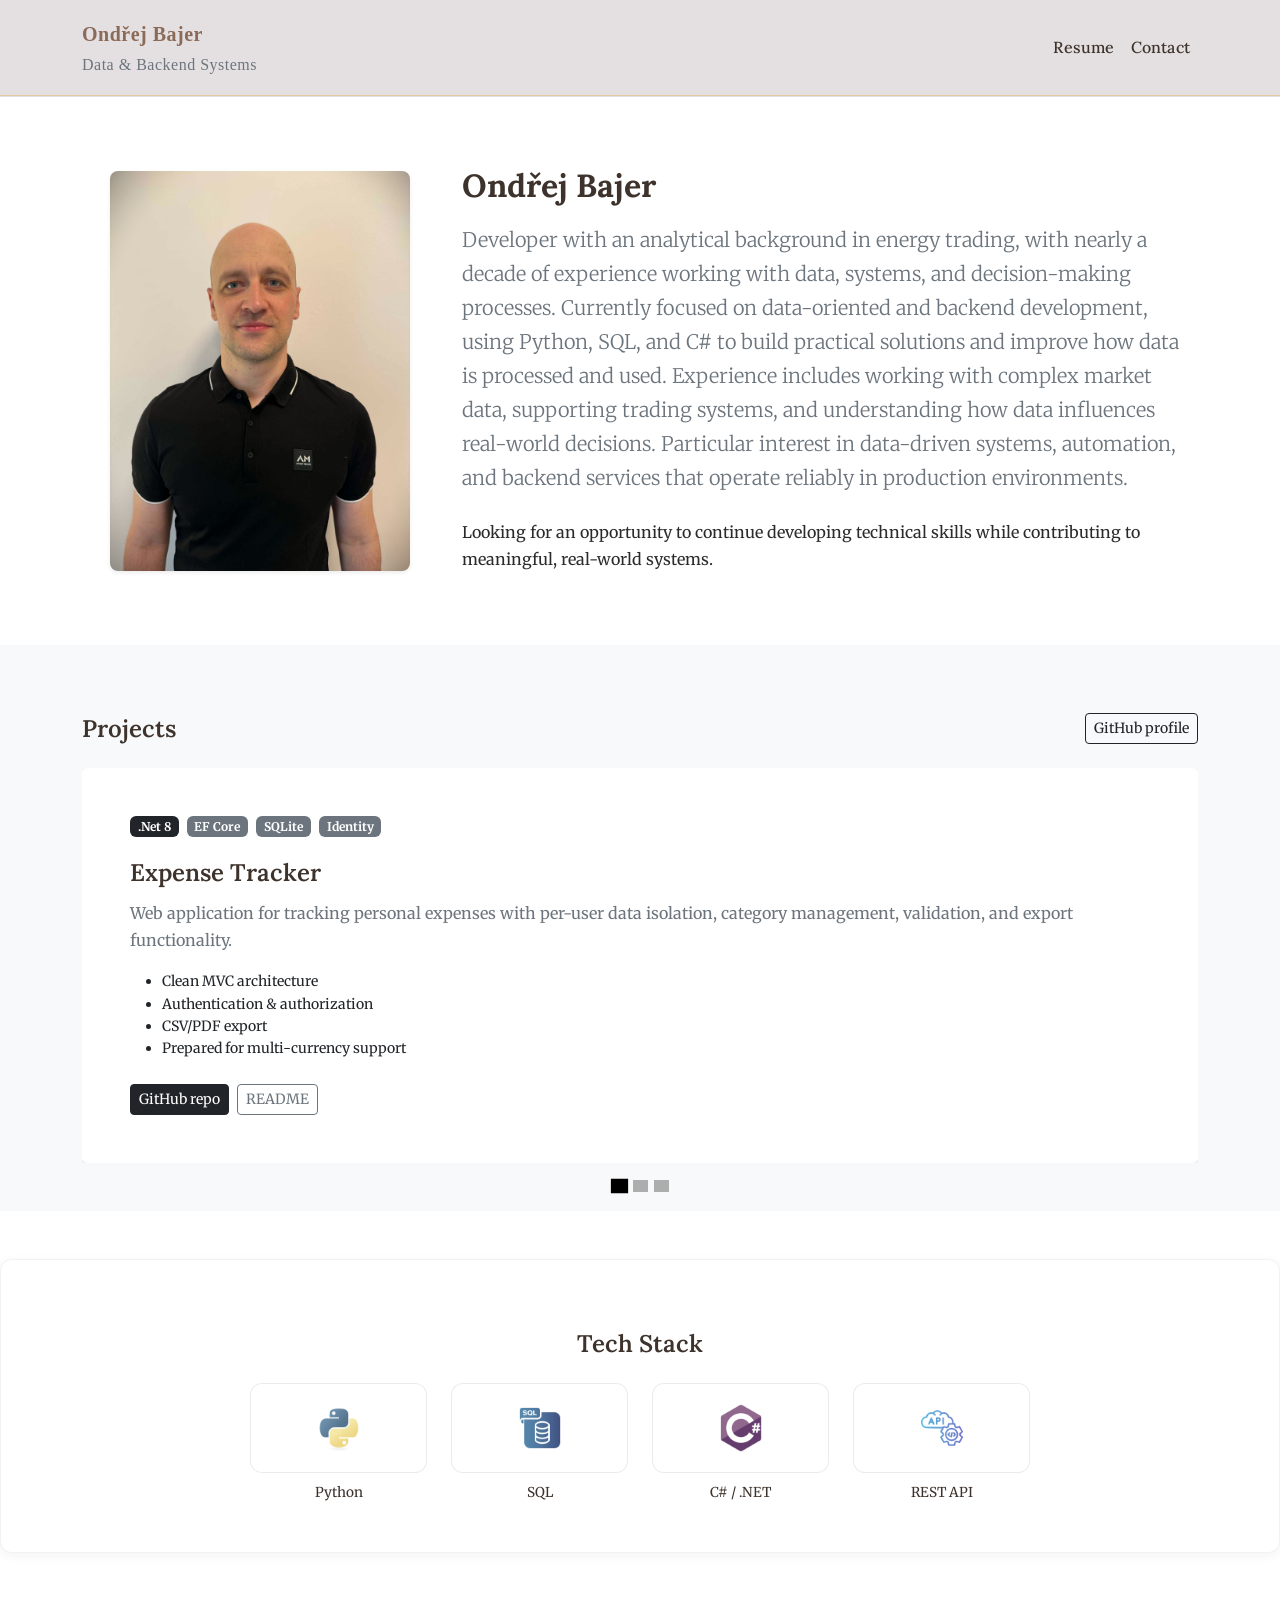
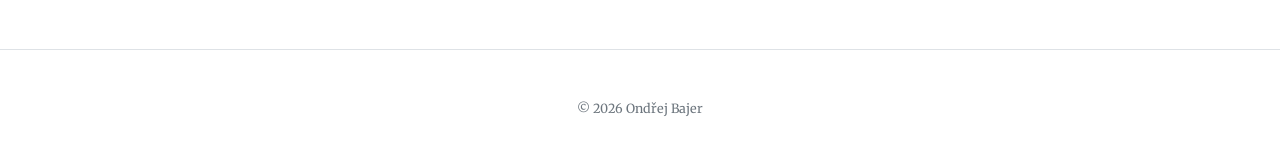
<file: index.html>
<!DOCTYPE html>
<html lang="en">

<head>
    <meta charset="UTF-8" />
    <meta name="viewport" content="width=device-width, initial-scale=1.0" />
    <title>Ondřej Bajer</title>

    <!-- Fonts (2× serif) -->
    <link href="https://fonts.googleapis.com/css2?family=Merriweather:wght@400;500&family=Lora:wght@600&display=swap"
        rel="stylesheet">

    <!-- Bootstrap -->
    <link rel="stylesheet" href="bootstrap/bootstrap-5.3.8-dist/css/bootstrap.min.css" />

    <!-- Your CSS -->
    <link rel="stylesheet" href="styles/styles.css" />
</head>

<body class="bg-body">

    <!-- NAVBAR -->
    <header class="bg-body border-bottom">
        <nav class="navbar navbar-expand-lg bg-body-tertiary">
            <div class="container-lg page">
                <a class="navbar-brand fw-semibold" href="index.html">
                    Ondřej Bajer
                    <span class="d-block text-secondary fw-normal fs-6">
                        Data & Backend Systems
                    </span>
                </a>

                <button class="navbar-toggler" type="button" data-bs-toggle="collapse"
                    data-bs-target="#navbarSupportedContent" aria-controls="navbarSupportedContent"
                    aria-expanded="false" aria-label="Toggle navigation">
                    <span class="navbar-toggler-icon"></span>
                </button>

                <div class="collapse navbar-collapse" id="navbarSupportedContent">
                    <ul class="navbar-nav ms-auto mb-2 mb-lg-0">
                        <li class="nav-item"><a class="nav-link" href="resume.html">Resume</a></li>
                        <li class="nav-item"><a class="nav-link" href="contact.html">Contact</a></li>
                    </ul>
                </div>
            </div>
        </nav>
    </header>

    <!-- MAIN -->
    <main class="page">

        <!-- ABOUT -->
        <section class="py-5">
            <div class="container">
                <div class="row align-items-center g-4">

                    <!-- Profile picture -->
                    <div class="col-12 col-md-4 text-center">
                        <img src="pictures/Ondrej_foto.png" alt="Ondřej Bajer"
                            class="img-fluid shadow-sm rounded-3 profile-photo mx-auto d-block" loading="lazy"
                            decoding="async">
                    </div>

                    <!-- About summary -->
                    <div class="col-12 col-md-8 text-center text-md-start">
                        <h1 class="fw-bold mb-3">Ondřej Bajer</h1>
                        <p class="lead text-secondary mb-4">
                            Developer with an analytical background in energy trading, with nearly a decade of experience working with data, systems, and decision-making processes.

                            Currently focused on data-oriented and backend development, using Python, SQL, and C# to build practical solutions and improve how data is processed and used.

                            Experience includes working with complex market data, supporting trading systems, and understanding how data influences real-world decisions.

                            Particular interest in data-driven systems, automation, and backend services that operate reliably in production environments.

                        </p>
                        <p class="mb-4">
                            Looking for an opportunity to continue developing technical skills while contributing to meaningful, real-world systems.
                        </p>
                    </div>
                </div>
            </div>
        </section>

        <!-- Section with projects -->
        <section class="py-5 bg-light">
            <div class="container">
                <div class="d-flex justify-content-between align-items-end mb-4">
                    <h2 class="fw-semibold mb-0">Projects</h2>
                    <a class="btn btn-sm btn-outline-dark" href="https://github.com/ondrej-bajer" target="_blank"
                        rel="noopener">
                        GitHub profile
                    </a>
                </div>

                <div id="projectsCarousel" class="carousel slide" data-bs-ride="carousel">
                    <div class="carousel-indicators">
                        <button type="button" data-bs-target="#projectsCarousel" data-bs-slide-to="0" class="active"
                            aria-current="true">
                        </button>

                        <button type="button" data-bs-target="#projectsCarousel" data-bs-slide-to="1">
                        </button>

                        <button type="button" data-bs-target="#projectsCarousel" data-bs-slide-to="2">
                        </button>
                    </div>

                    <div class="carousel-inner">

                        <!-- Project 1 -->
                        <div class="carousel-item active">
                            <div class="card shadow-sm border-0">
                                <div class="card-body p-4 p-md-5">

                                    <div class="d-flex flex-wrap gap-2 mb-3">
                                        <span class="badge text-bg-dark">.Net 8</span>
                                        <span class="badge text-bg-secondary">EF Core</span>
                                        <span class="badge text-bg-secondary">SQLite</span>
                                        <span class="badge text-bg-secondary">Identity</span>
                                    </div>

                                    <h4 class="fw-semibold">Expense Tracker</h4>

                                    <p class="text-secondary">
                                        Web application for tracking personal expenses with per-user data isolation,
                                        category management, validation, and export functionality.
                                    </p>

                                    <ul class="small mb-4">
                                        <li>Clean MVC architecture</li>
                                        <li>Authentication & authorization</li>
                                        <li>CSV/PDF export</li>
                                        <li>Prepared for multi-currency support</li>
                                    </ul>

                                    <div class="d-flex flex-wrap gap-2">
                                        <a class="btn btn-sm btn-dark"
                                            href="https://github.com/ondrej-bajer/Expense-Tracker-mvc" target="_blank"
                                            rel="noopener">
                                            GitHub repo
                                        </a>

                                        <a class="btn btn-sm btn-outline-secondary"
                                            href="https://github.com/ondrej-bajer/Expense-Tracker-mvc#readme"
                                            target="_blank" rel="noopener">
                                            README
                                        </a>
                                    </div>

                                </div>
                            </div>
                        </div>

                        <!-- Project 2 -->
                        <div class="carousel-item">
                            <div class="card shadow-sm border-0">
                                <div class="card-body p-4 p-md-5">

                                    <div class="d-flex flex-wrap gap-2 mb-3">
                                        <span class="badge text-bg-dark">.NET 8</span>
                                        <span class="badge text-bg-secondary">Web API</span>
                                        <span class="badge text-bg-secondary">Swagger</span>
                                        <span class="badge text-bg-secondary">xUnit</span>
                                    </div>

                                    <h4 class="fw-semibold">Product REST API</h4>

                                    <p class="text-secondary">
                                        Versioned REST API built with clean layered architecture,
                                        supporting pagination, PATCH operations and database switching.
                                    </p>

                                    <ul class="small mb-4">
                                        <li>API versioning (v1 / v2)</li>
                                        <li>EF Core (MSSQL & InMemory)</li>
                                        <li>Unit & integration tests</li>
                                        <li>Swagger documentation</li>
                                    </ul>

                                    <div class="d-flex flex-wrap gap-2">
                                        <a class="btn btn-sm btn-dark"
                                            href="https://github.com/ondrej-bajer/WebApiApplication" target="_blank"
                                            rel="noopener">
                                            GitHub repo
                                        </a>

                                        <a class="btn btn-sm btn-outline-secondary"
                                            href="https://github.com/ondrej-bajer/WebApiApplication#readme"
                                            target="_blank" rel="noopener">
                                            README
                                        </a>
                                    </div>

                                </div>
                            </div>
                        </div>

                        <!-- Project 3 -->
                        <div class="carousel-item">
                            <div class="card shadow-sm border-0">
                                <div class="card-body p-4 p-md-5">

                                    <div class="d-flex flex-wrap gap-2 mb-3">
                                        <span class="badge text-bg-dark">Python</span>
                                        <span class="badge text-bg-secondary">Pandas</span>
                                        <span class="badge text-bg-secondary">Matplotlib</span>
                                        <span class="badge text-bg-secondary">Pytest</span>
                                    </div>

                                    <h4 class="fw-semibold">S&P 500 Market Regime Detector</h4>

                                    <p class="text-secondary">
                                        A lightweight Python project that downloads historical S&P 500 data,
                                        analyzes market conditions using trend and volatility indicators.
                                    </p>

                                    <ul class="small mb-4">
                                        <li>Market regime detection (Bull / Bear / High Volatility)</li>
                                        <li>Financial indicators (50/200-day MA, rolling volatility)</li>
                                        <li>Performance metrics (annual return, volatility, max drawdown)</li>
                                        <li>Built with pandas, yfinance and matplotlib</li>
                                    </ul>

                                    <div class="d-flex flex-wrap gap-2">
                                        <a class="btn btn-sm btn-dark"
                                            href="https://github.com/ondrej-bajer/SP500-Market-Analyzer" target="_blank"
                                            rel="noopener">
                                            GitHub repo
                                        </a>

                                        <a class="btn btn-sm btn-outline-secondary"
                                            href="https://github.com/ondrej-bajer/SP500-Market-Analyzer#readme"
                                            target="_blank" rel="noopener">
                                            README
                                        </a>
                                    </div>

                                </div>
                            </div>
                        </div>

                    </div>

                    <!-- Controls -->
                    <button class="carousel-control-prev" type="button" data-bs-target="#projectsCarousel"
                        data-bs-slide="prev">
                        <span class="carousel-control-prev-icon"></span>
                    </button>

                    <button class="carousel-control-next" type="button" data-bs-target="#projectsCarousel"
                        data-bs-slide="next">
                        <span class="carousel-control-next-icon"></span>
                    </button>

                </div>
            </div>
        </section>

        <!-- TECH STACK -->
        <section class="section">
            <div class="surface p-4 p-md-5 text-center">
                <h2 class="fw-semibold mb-4">Tech Stack</h2>

                <div class="row row-cols-3 row-cols-sm-4 row-cols-md-6 g-4 justify-content-center">

                    <div class="col">
                        <div class="tech-tile">
                            <img src="pictures/Python.png" alt="Python" class="tech-icon" style="max-height: 80px;">
                        </div>
                        <div class="meta mt-2">Python</div>
                    </div>

                    <div class="col">
                        <div class="tech-tile">
                            <img src="pictures/Sql.png" alt="SQL" class="tech-icon"
                                style="max-height: 80px;">
                        </div>
                        <div class="meta mt-2">SQL</div>
                    </div>

                    <div class="col">
                        <div class="tech-tile">
                            <img src="pictures/CSharp.png" alt="C#" class="tech-icon" style="max-height: 80px;">
                        </div>
                        <div class="meta mt-2">C# / .NET</div>
                    </div>

                    <div class="col">
                        <div class="tech-tile">
                            <img src="pictures/API.png" alt="REST API" class="tech-icon" style="max-height: 80px;">
                        </div>
                        <div class="meta mt-2">REST API</div>
                    </div>

                </div>
            </div>
        </section>

    </main>

    <!-- FOOTER -->
    <footer class="bg-body border-top">
        <div class="page text-center py-4">
            <p class="text-secondary small mb-0">
                © <span id="year"></span> Ondřej Bajer
            </p>
        </div>
    </footer>

    <script src="bootstrap/bootstrap-5.3.8-dist/js/bootstrap.bundle.min.js"></script>

    <!-- auto-active for navbar links based on current page -->
    <script>
        (function () {
            const current = location.pathname.split('/').pop() || 'index.html';
            document.querySelectorAll('.navbar .nav-link').forEach(a => {
                if (a.getAttribute('href') === current) a.classList.add('active');
            });
        })();
    </script>
    <script>
        document.getElementById('year').textContent = new Date().getFullYear();
    </script>
</body>

</html>
</file>
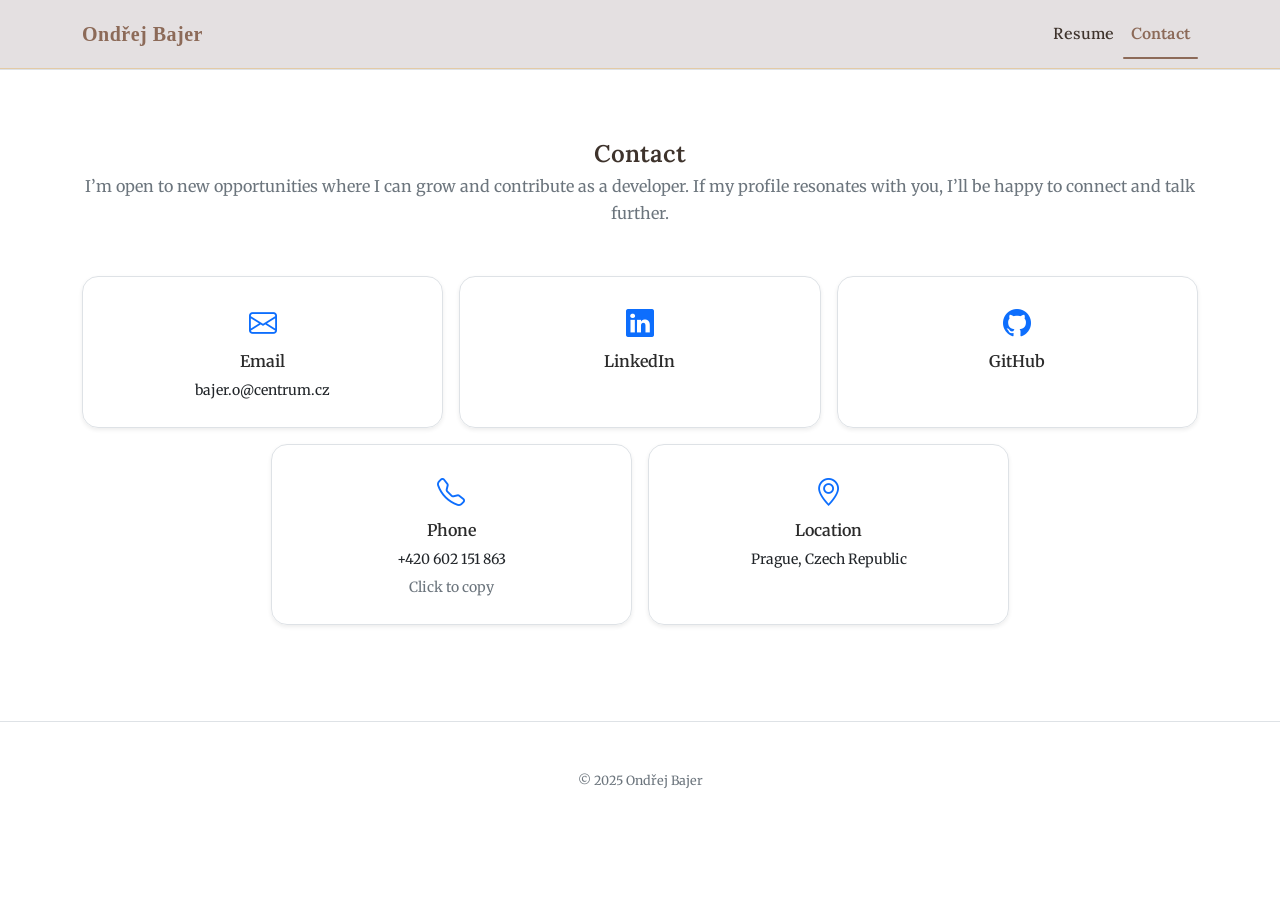
<file: contact.html>
<!DOCTYPE html>
<html lang="en">

<head>
    <meta charset="UTF-8" />
    <meta name="viewport" content="width=device-width, initial-scale=1.0" />
    <title>Ing. Ondřej Bajer</title>

    <!-- Fonts (2× serif) -->
    <link href="https://fonts.googleapis.com/css2?family=Merriweather:wght@400;500&family=Lora:wght@600&display=swap"
        rel="stylesheet">

    <!-- Bootstrap -->
    <link rel="stylesheet" href="bootstrap/bootstrap-5.3.8-dist/css/bootstrap.min.css" />
    <link rel="stylesheet" href="https://cdn.jsdelivr.net/npm/bootstrap-icons@1.11.1/font/bootstrap-icons.css">

    <!-- CSS -->
    <link rel="stylesheet" href="styles/styles.css" />
</head>

<body class="bg-body">

    <!-- NAVBAR -->
    <header class="bg-body border-bottom">
        <nav class="navbar navbar-expand-lg bg-body-tertiary">
            <div class="container-lg page">
                <a class="navbar-brand fw-semibold" href="index.html">Ondřej Bajer</a>

                <button class="navbar-toggler" type="button" data-bs-toggle="collapse"
                    data-bs-target="#navbarSupportedContent" aria-controls="navbarSupportedContent"
                    aria-expanded="false" aria-label="Toggle navigation">
                    <span class="navbar-toggler-icon"></span>
                </button>

                <div class="collapse navbar-collapse" id="navbarSupportedContent">
                    <ul class="navbar-nav ms-auto mb-2 mb-lg-0">
                        <li class="nav-item"><a class="nav-link" href="resume.html">Resume</a></li>
                        <li class="nav-item"><a class="nav-link" href="contact.html">Contact</a></li>
                    </ul>
                </div>
            </div>
        </nav>
    </header>

    <!-- MAIN -->
    <main class="page">

        <!-- Contact -->
        <section class="py-5">
            <div class="container text-center">
                <header class="mb-5">
                    <h2 class="fw-semibold mb-1">Contact</h2>
                    <p class="text-secondary">I’m open to new opportunities where I can grow and contribute as a
                        developer.
                        If my profile resonates with you, I’ll be happy to connect and talk further.</p>
                </header>

                <div class="row justify-content-center g-3">
                    <!-- Email -->
                    <div class="col-12 col-sm-6 col-md-4">
                        <div class="p-4 rounded-4 border h-100 shadow-sm hover-card clickable-card"
                            onclick="location.href='mailto:bajer.o@centrum.cz'">
                            <i class="bi bi-envelope fs-3 mb-2 text-primary"></i>
                            <p class="fw-semibold mb-1">Email</p>
                            <p class="text-dark small mb-0">bajer.o@centrum.cz</p>
                        </div>
                    </div>

                    <!-- LinkedIn -->
                    <div class="col-12 col-sm-6 col-md-4">
                        <div class="p-4 rounded-4 border h-100 shadow-sm hover-card clickable-card"
                            onclick="window.open('https://www.linkedin.com/in/ondrej-bajer', '_blank')">
                            <i class="bi bi-linkedin fs-3 mb-2 text-primary"></i>
                            <p class="fw-semibold mb-1">LinkedIn</p>
                            <p class="text-dark small mb-0"></p>
                        </div>
                    </div>

                    <!-- GitHub -->
                    <div class="col-12 col-sm-6 col-md-4">
                        <div class="p-4 rounded-4 border h-100 shadow-sm hover-card clickable-card"
                            onclick="window.open('https://github.com/ondrej-bajer', '_blank')">
                            <i class="bi bi-github fs-3 mb-2 text-primary"></i>
                            <p class="fw-semibold mb-1">GitHub</p>
                            <p class="text-dark small mb-0"></p>
                        </div>
                    </div>

                    <!-- Phone -->
                    <div class="col-12 col-sm-6 col-md-4">
                        <div class="p-4 rounded-4 border h-100 shadow-sm hover-card clickable-card" id="phoneCard">
                            <i class="bi bi-telephone fs-3 mb-2 text-primary"></i>
                            <p class="fw-semibold mb-1">Phone</p>
                            <p class="text-dark small mb-0" id="phoneNumber">+420 602 151 863</p>
                            <p class="text-secondary small mt-1 mb-0" id="copyText">Click to copy</p>
                        </div>
                    </div>

                    <!-- Location -->
                    <div class="col-12 col-sm-6 col-md-4">
                        <div class="p-4 rounded-4 border h-100 shadow-sm hover-card">
                            <i class="bi bi-geo-alt fs-3 mb-2 text-primary"></i>
                            <p class="fw-semibold mb-1">Location</p>
                            <p class="text-dark small mb-0">Prague, Czech Republic</p>
                        </div>
                    </div>
                </div>
        </section>

        <!-- Copy to clipboard script -->
        <script>
            document.getElementById("phoneCard").addEventListener("click", () => {
                const phone = document.getElementById("phoneNumber").textContent.trim();
                navigator.clipboard.writeText(phone).then(() => {
                    const card = document.getElementById("phoneCard");
                    const oldText = card.querySelector(".text-secondary");
                    oldText.textContent = "Copied!";
                    setTimeout(() => (oldText.textContent = "Click to copy"), 1500);
                });
            });
        </script>

    </main>

    <!-- FOOTER -->
    <footer class="bg-body border-top">
        <div class="page text-center py-4">
            <p class="text-secondary small mb-0">© 2025 Ondřej Bajer</p>
        </div>
    </footer>

    <script src="bootstrap/bootstrap-5.3.8-dist/js/bootstrap.bundle.min.js"></script>

    <!-- auto-active navbar links -->
    <script>
        (function () {
            const current = location.pathname.split('/').pop() || 'index.html';
            document.querySelectorAll('.navbar .nav-link').forEach(a => {
                if (a.getAttribute('href') === current) a.classList.add('active');
            });
        })();
    </script>
</body>

</html>
</file>
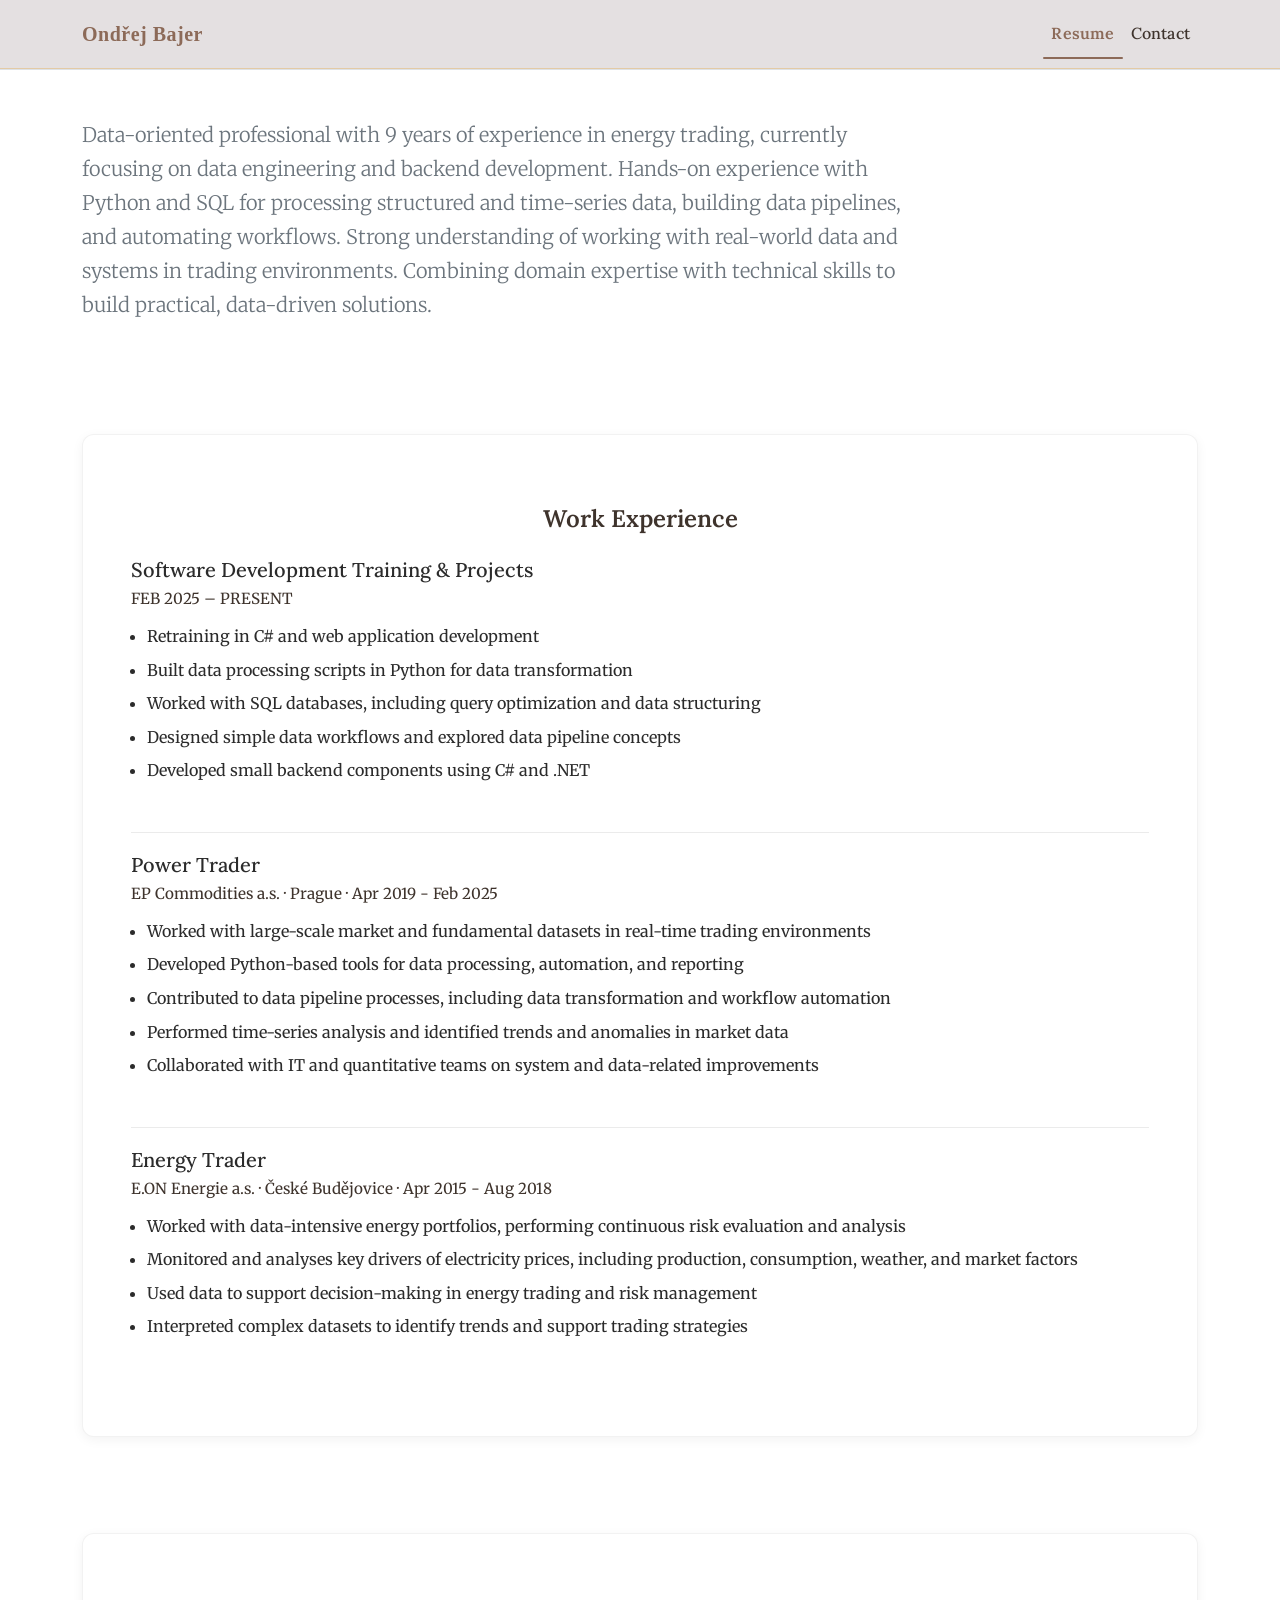
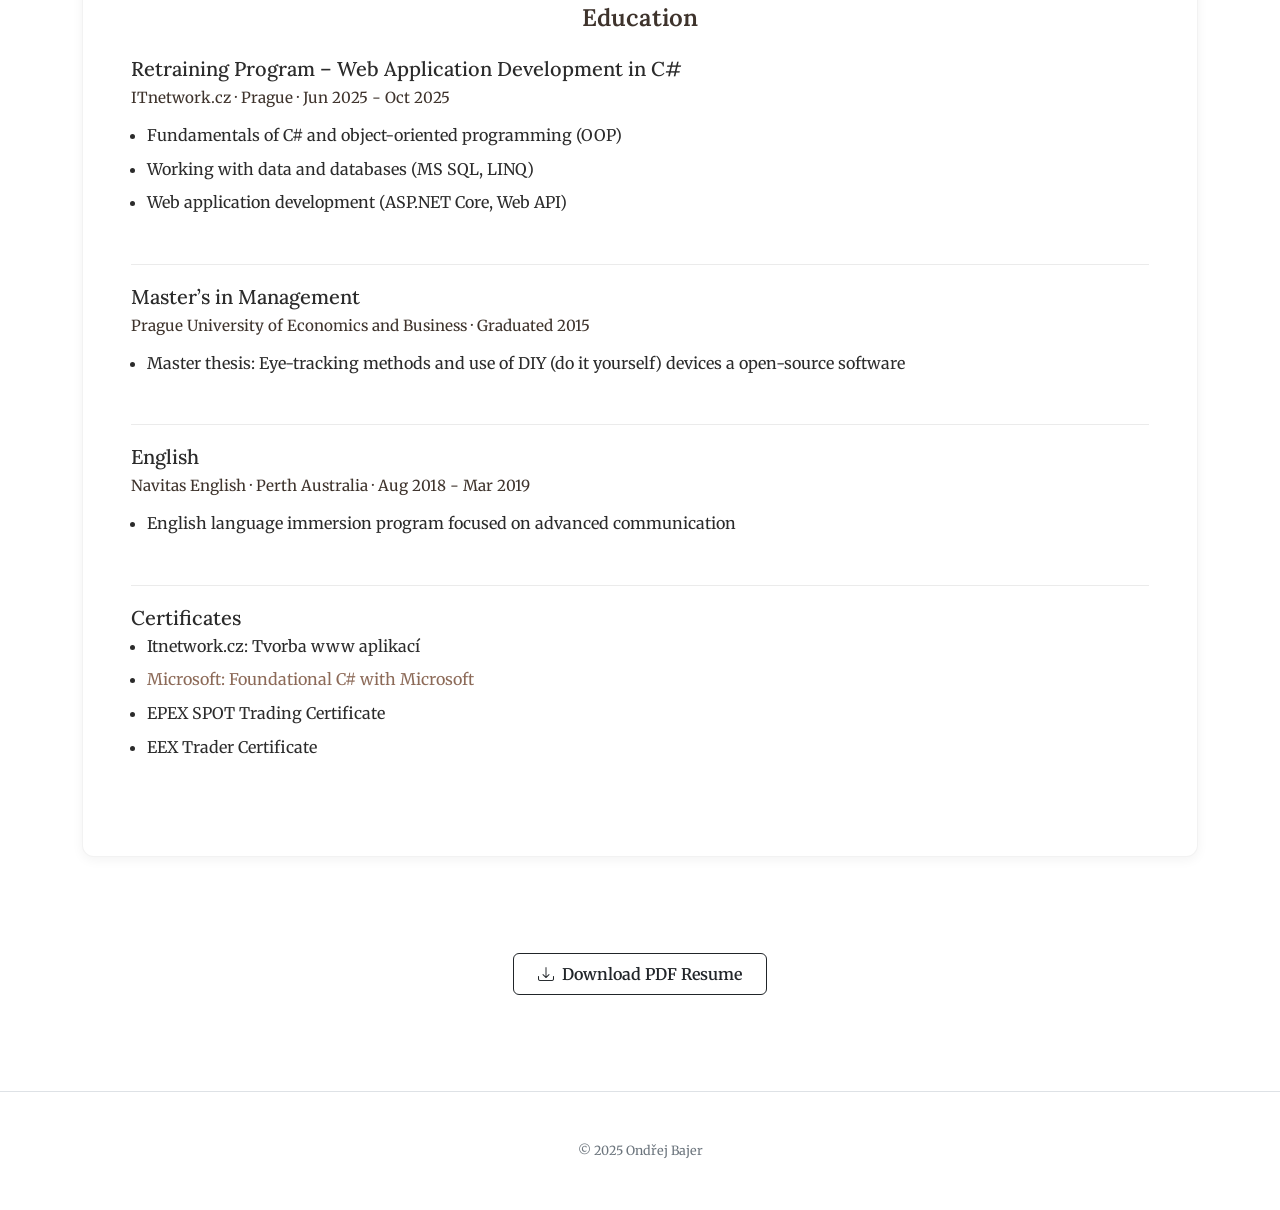
<file: resume.html>
<!DOCTYPE html>
<html lang="en">

<head>
    <meta charset="UTF-8" />
    <meta name="viewport" content="width=device-width, initial-scale=1.0" />
    <title>Ing. Ondřej Bajer</title>

    <!-- Fonts (2× serif) -->
    <link href="https://fonts.googleapis.com/css2?family=Merriweather:wght@400;500&family=Lora:wght@600&display=swap"
        rel="stylesheet">

    <!-- Bootstrap -->
    <link rel="stylesheet" href="bootstrap/bootstrap-5.3.8-dist/css/bootstrap.min.css" />
    <link rel="stylesheet" href="https://cdn.jsdelivr.net/npm/bootstrap-icons@1.11.1/font/bootstrap-icons.css">

    <!-- CSS -->
    <link rel="stylesheet" href="styles/styles.css" />
</head>

<body class="bg-body">

    <!-- NAVBAR -->
    <header class="bg-body border-bottom">
        <nav class="navbar navbar-expand-lg bg-body-tertiary">
            <div class="container-lg page">
                <a class="navbar-brand fw-semibold" href="index.html">Ondřej Bajer</a>

                <button class="navbar-toggler" type="button" data-bs-toggle="collapse"
                    data-bs-target="#navbarSupportedContent" aria-controls="navbarSupportedContent"
                    aria-expanded="false" aria-label="Toggle navigation">
                    <span class="navbar-toggler-icon"></span>
                </button>

                <div class="collapse navbar-collapse" id="navbarSupportedContent">
                    <ul class="navbar-nav ms-auto mb-2 mb-lg-0">
                        <li class="nav-item"><a class="nav-link" href="resume.html">Resume</a></li>
                        <li class="nav-item"><a class="nav-link" href="contact.html">Contact</a></li>
                    </ul>
                </div>
            </div>
        </nav>
    </header>

    <!-- MAIN -->
    <main class="page">

        <!-- Intro resume -->
        <section class="py-5">
            <div class="container">
                <div class="row align-items-center g-4">
                    <div class="col-12 col-lg-9 text-center text-lg-start">
                        <p class="lead text-secondary mb-3 resume-intro">
                            Data-oriented professional with 9 years of experience in energy trading, currently focusing on data engineering and backend development.

                            Hands-on experience with Python and SQL for processing structured and time-series data, building data pipelines, and automating workflows. Strong understanding of working with real-world data and systems in trading environments.

                            Combining domain expertise with technical skills to build practical, data-driven solutions.
                        </p>
                    </div>
                </div>
            </div>
        </section>

        <!-- Work Experience -->
        <section class="section py-5 resume-section">
            <div class="container">
                <div class="surface p-4 p-md-5">
                    <header class="text-center mb-4">
                        <h2 class="fw-semibold mb-1">Work Experience</h2>
                    </header>

                    <article class="mb-5">
                        <h3 class="h5 mb-1">Software Development Training & Projects</h3>
                        <p class="resume-meta">FEB 2025 – PRESENT</p>
                        <ul class="mb-0 ps-3">
                            <li class="mb-2">Retraining in C# and web application development</li>
                            <li class="mb-2">Built data processing scripts in Python for data transformation</li>
                            <li class="mb-2">Worked with SQL databases, including query optimization and data structuring</li>
                            <li class="mb-2">Designed simple data workflows and explored data pipeline concepts</li>
                            <li class="mb-2">Developed small backend components using C# and .NET </li>
                        </ul>
                    </article>

                    <article class="mb-5">
                        <h3 class="h5 mb-1">Power Trader</h3>
                        <p class="resume-meta">EP Commodities a.s. · Prague · Apr 2019 - Feb 2025</p>
                        <ul class="mb-0 ps-3">
                            <li class="mb-2">Worked with large-scale market and fundamental datasets in real-time trading environments</li>
                            <li class="mb-2">Developed Python-based tools for data processing, automation, and reporting</li>
                            <li class="mb-2">Contributed to data pipeline processes, including data transformation and workflow automation</li>
                            <li class="mb-2">Performed time-series analysis and identified trends and anomalies in market data</li>
                            <li>Collaborated with IT and quantitative teams on system and data-related improvements</li>
                        </ul>
                    </article>

                    <article class="mb-5">
                        <h3 class="h5 mb-1">Energy Trader</h3>
                        <p class="resume-meta">E.ON Energie a.s. · České Budějovice · Apr 2015 - Aug 2018</p>
                        <ul class="mb-0 ps-3">
                            <li class="mb-2">Worked with data-intensive energy portfolios, performing continuous risk evaluation and analysis</li>
                            <li class="mb-2">Monitored and analyses key drivers of electricity prices, including production, consumption, weather, and market factors</li>
                            <li class="mb-2">Used data to support decision-making in energy trading and risk management</li>
                            <li>Interpreted complex datasets to identify trends and support trading strategies</li>
                        </ul>
                    </article>
                </div>
            </div>
        </section>

        <!-- Education -->
        <section class="section py-5 resume-section">
            <div class="container">
                <div class="surface p-4 p-md-5">
                    <header class="text-center mb-4">
                        <h2 class="fw-semibold mb-1">Education</h2>
                    </header>

                    <article class="mb-5">
                        <h3 class="h5 mb-1">Retraining Program – Web Application Development in C#</h3>
                        <p class="resume-meta">ITnetwork.cz · Prague · Jun 2025 - Oct 2025</p>
                        <ul class="mb-0 ps-3">
                            <li class="mb-2">Fundamentals of C# and object-oriented programming (OOP)</li>
                            <li class="mb-2">Working with data and databases (MS SQL, LINQ)</li>
                            <li class="mb-2">Web application development (ASP.NET Core, Web API)</li>
                        </ul>
                    </article>

                    <article class="mb-5">
                        <h3 class="h5 mb-1">Master’s in Management</h3>
                        <p class="resume-meta">Prague University of Economics and Business · Graduated 2015</p>
                        <ul class="mb-0 ps-3">
                            <li class="mb-2">Master thesis: Eye-tracking methods and use of DIY (do it yourself) devices a open-source software</li>
                        </ul>
                    </article>

                    <article class="mb-5">
                        <h3 class="h5 mb-1">English </h3>
                        <p class="resume-meta">Navitas English · Perth Australia · Aug 2018 - Mar 2019</p>
                        <ul class="mb-0 ps-3">
                            <li class="mb-2">English language immersion
                                program focused on advanced
                                communication</li>
                        </ul>
                    </article>

                    <article class="mb-5">
                        <h3 class="h5 mb-1">Certificates </h3>
                        <ul class="mb-0 ps-3">
                            <li class="mb-2">Itnetwork.cz: Tvorba www aplikací</li>
                            <li class="mb-2"><a href="https://www.freecodecamp.org/certification/ondrej_bajer/foundational-c-sharp-with-microsoft">Microsoft: Foundational C# with Microsoft</a></li>
                            <li class="mb-2">EPEX SPOT Trading Certificate</li>
                            <li class="mb-2">EEX Trader Certificate</li>
                        </ul>
                    </article>
                </div>
            </div>
        </section>

        <!-- Download Resume -->
        <section class="section py-5 text-center">
            <div class="container">
                <a href="resume/Ondrej_Bajer_CV.pdf" class="btn btn-outline-dark px-4 py-2 fw-semibold"
                    download="Ondrej-Bajer.pdf">
                    <i class="bi bi-download me-2"></i>Download PDF Resume
                </a>
            </div>
        </section>
    </main>

    <!-- FOOTER -->
    <footer class="bg-body border-top">
        <div class="page text-center py-4">
            <p class="text-secondary small mb-0">© 2025 Ondřej Bajer</p>
        </div>
    </footer>

    <script src="bootstrap/bootstrap-5.3.8-dist/js/bootstrap.bundle.min.js"></script>

    <script>
        (function () {
            const current = location.pathname.split('/').pop() || 'index.html';
            document.querySelectorAll('.navbar .nav-link').forEach(a => {
                if (a.getAttribute('href') === current) a.classList.add('active');
            });
        })();
    </script>
</body>

</html>
</file>
<file: styles/styles.css>
/* ======== BAREVNÁ PALETA ======== */
:root {
    --bg: #FFFBE9;
    /* světle béžové pozadí */
    --surface: #FFFFFF;
    /* bílé panely */
    --muted: #E4E0E1;
    /* světle šedobéžová - navbar/footer */
    --ink: #2B2B2B;
    /* základní text */
    --ink-2: #3e332c;
    /* tmavší text pro nadpisy */
    --primary: #8C6A58;
    /* hlavní barva */
    --accent: #E3CAA5;
    /* doplňková linka / podtržení */
}

/* ======== ZÁKLAD ======== */
body {
    background-color: var(--bg);
    color: var(--ink);
    font-family: 'Merriweather', serif;
    font-size: 1rem;
    line-height: 1.7;
    margin: 0;
}

/* Nadpisy */
h1,
h2,
h3,
h4,
h5,
h6 {
    font-family: 'Lora', serif;
    color: var(--ink-2);
    line-height: 1.3;
    margin-top: 1.25rem;
    margin-bottom: 0.75rem;
}

h1 {
    font-size: 2rem;
}

h2 {
    font-size: 1.5rem;
}

h3 {
    font-size: 1.25rem;
}

/* Odkazy */
a {
    color: var(--primary);
    text-decoration: none;
    transition: color .2s ease;
}

a:hover {
    color: #8f6f5c;
}

/* Sekce */
.section {
    padding-block: 3rem;
}

/* Povrch pro obsah (bílé karty) */
.surface {
    background-color: var(--surface);
    border-radius: 0.75rem;
    box-shadow: 0 3px 12px rgba(0, 0, 0, 0.05);
    border: 1px solid rgba(0, 0, 0, 0.05);
}

/* Pro čitelnost delších textů */
.measure {
    max-width: 68ch;
}

/* ======== NAVBAR ======== */
.navbar {
    background-color: var(--muted) !important;
    border-bottom: 1px solid var(--accent);
    font-family: 'Lora', serif;
    letter-spacing: 0.2px;
    padding-block: 0.75rem;
}

.navbar-brand {
    color: var(--primary) !important;
    font-family: 'Playfair Display', serif;
    font-weight: 600;
    letter-spacing: 0.5px;
    transition: color 0.2s ease-in-out;
}

.navbar-brand:hover {
    color: #8f6f5c !important;
}

.navbar .nav-link {
    position: relative;
    color: var(--ink-2) !important;
    font-weight: 500;
    padding: 0.5rem 1rem;
    border-radius: 0.25rem;
    transition: color 0.2s ease-in-out, background-color 0.2s ease-in-out;
}

.navbar .nav-link:hover {
    color: var(--primary) !important;
    background-color: rgba(173, 139, 115, 0.08);
}

.navbar .nav-link.active,
.navbar .nav-link[aria-current="page"] {
    color: var(--primary) !important;
    font-weight: 600;
}

.navbar .nav-link.active::after,
.navbar .nav-link[aria-current="page"]::after {
    content: "";
    position: absolute;
    left: 0;
    bottom: -4px;
    width: 100%;
    height: 2px;
    background-color: var(--primary);
    border-radius: 1px;
}

.profile-photo {
    width: 100%;
    max-width: 260px;
    /* uprav dle chuti */
    height: auto;
    box-shadow: 0 8px 24px rgba(0, 0, 0, 0.08);
}

@media (min-width: 768px) {
    .profile-photo {
        max-width: 300px;
    }
}

/* ======== TECH STACK ======== */
.tech-tile {
    background-color: var(--surface);
    border: 1px solid rgba(0, 0, 0, 0.08);
    border-radius: 0.75rem;
    padding: 1.25rem;
    transition: all 0.2s ease;
}

.tech-tile:hover {
    transform: translateY(-2px);
    box-shadow: 0 3px 8px rgba(0, 0, 0, 0.08);
}

.tech-icon {
    height: 48px;
    width: auto;
    filter: grayscale(40%);
    opacity: 0.9;
    transition: all 0.2s ease;
}

.tech-tile:hover .tech-icon {
    filter: none;
    opacity: 1;
}

.meta {
    color: var(--ink-2);
    font-size: 0.85rem;
}

ul {
    line-height: 1.6;
}

/* ======== FOOTER ======== */
footer {
    background-color: var(--muted);
    border-top: 1px solid var(--accent);
    text-align: center;
    color: var(--ink-2);
    font-size: 0.9rem;
    padding: 1.5rem 1rem;
    margin-top: 3rem;
}

/* ======== Contacts ======== */
.hover-card {
    transition: transform 0.2s, box-shadow 0.2s;
}

.hover-card:hover {
    transform: translateY(-2px);
    box-shadow: 0 0.25rem 0.75rem rgba(0, 0, 0, 0.12);
}


/* ======== Resume ======== */
.resume-intro {
  max-width: 72ch;
  margin: 0 auto;
}

.resume-section h3 {
  margin-bottom: 0.25rem;
}

.resume-meta {
  font-size: 0.95rem;
  color: var(--ink-2);
  margin-bottom: 0.75rem;
}

.resume-section ul {
  margin-top: 0.25rem;
  margin-bottom: 0;
  padding-left: 1.1rem;
}

.resume-section li {
  margin-bottom: 0.5rem;
}

.resume-section li:last-child {
  margin-bottom: 0;
}

.resume-section article + article {
  padding-top: 1.25rem;
  margin-top: 1.25rem;
  border-top: 1px solid rgba(0,0,0,0.08);
}

/* ======== Carousel ======== */

.carousel-control-prev,
.carousel-control-next {
    width: 6%;
}

.card {
    transition: transform 0.2s ease, box-shadow 0.2s ease;
}

.carousel-item {
    transition: transform 0.6s ease-in-out;
}

.card:hover {
    transform: translateY(-4px);
    box-shadow: 0 1rem 2rem rgba(0,0,0,0.08);
}

.carousel-indicators {
    bottom: -55px;
}

.carousel-indicators [data-bs-target] {
    background-color: #000;
    width: 15px;
    height: 12px;
    border-radius: 25%;
    opacity: 0.3;
    transition: all 0.5s ease;
}

.carousel-indicators .active {
    opacity: 1;
    transform: scale(1.2);
}
</file>
